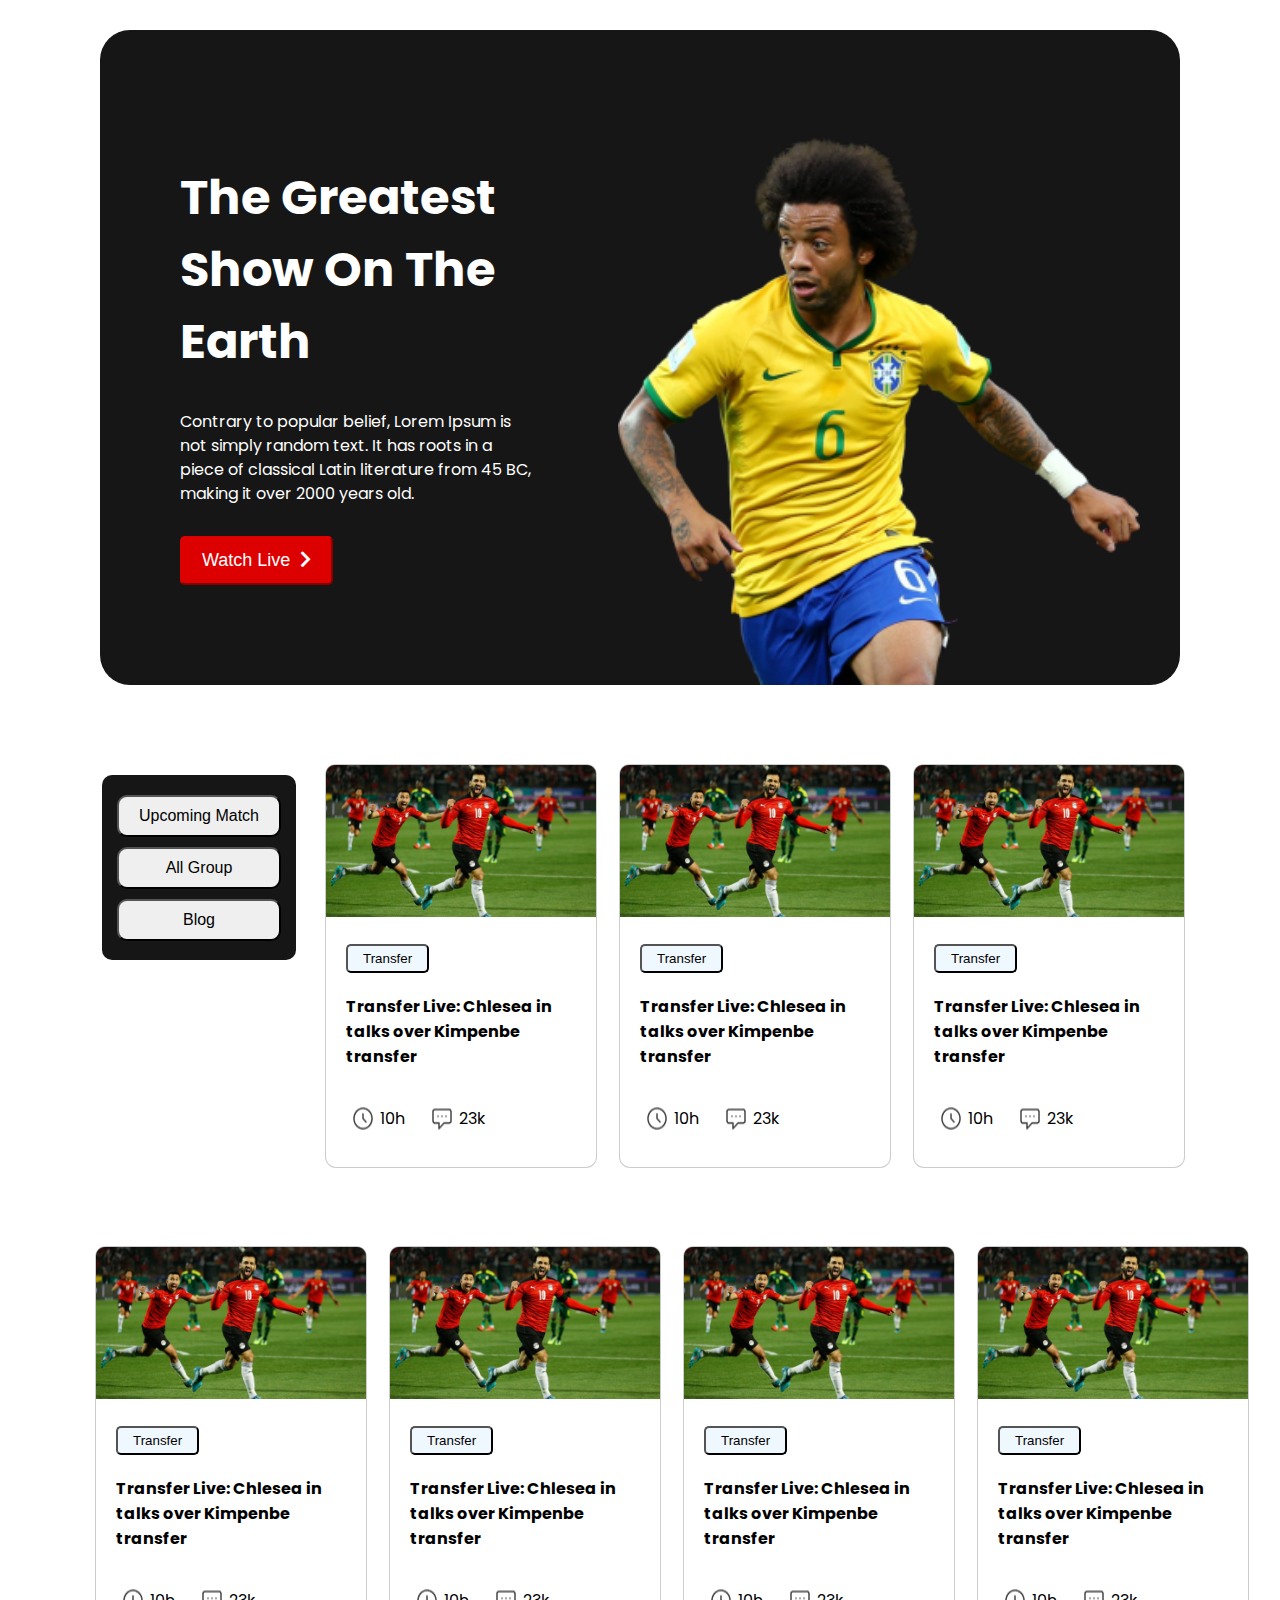
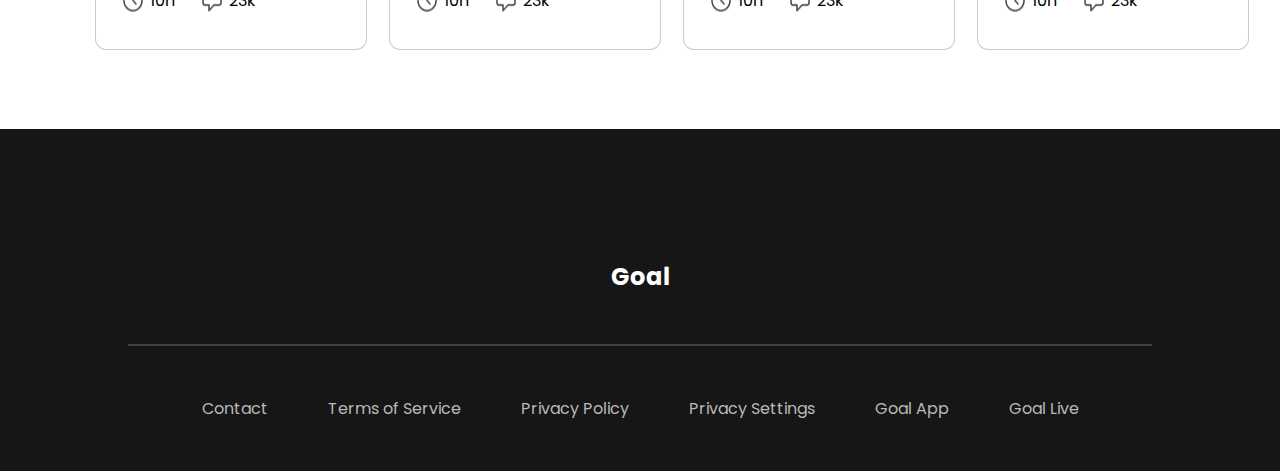
<file: index.html>
<!DOCTYPE html>
<html lang="en">
<head>
    <meta charset="UTF-8">
    <meta http-equiv="X-UA-Compatible" content="IE=edge">
    <meta name="viewport" content="width=device-width, initial-scale=1.0, minimum-scale=1">
    <link href="https://cdnjs.cloudflare.com/ajax/libs/font-awesome/5.13.0/css/all.min.css" rel="stylesheet">
    <link rel="preconnect" href="https://fonts.googleapis.com">
    <link rel="preconnect" href="https://fonts.gstatic.com" crossorigin>
    <link href="https://fonts.googleapis.com/css2?family=Poppins:wght@400;600&display=swap" rel="stylesheet">

    <title>World Cup</title>
    
    <link rel="stylesheet" href="style.css">
</head>


<body>

    <!--------------- HEADER ---------------->

    <header class="header">
        <div class="header__content">
            <h1 class="header__title">The Greatest <br> Show On The <br> Earth</h1>
            <p>Contrary to popular belief, Lorem Ipsum is not simply
                random text. It has roots in a piece of classical Latin literature
                from 45 BC, making it over 2000 years old.</p>
                <button class="CTA">Watch Live<i class="fas fa-chevron-right"></i></button>
        </div>
        <div class="header__img">
            <img src="assets/images/Banner Image.png" alt="" height="550px">
        </div>
    </header>
    
    
    <!--------------- BLOGS ---------------->

    

    <section class="blogs">

        <div class="sidebar">
            <button>Upcoming Match</button>
            <button>All Group</button>
            <button>Blog</button>
        </div>

        

        <div class="articles">
            <img src="assets/images/Blog Image.png" alt="">
    
            <div class="article__content">
                <button class="transfer">Transfer</button>
                <h4>Transfer Live: Chlesea in talks over Kimpenbe transfer</h4>
    
                <div class="article__info">
    
                        <img src="assets/images/Time Icon.png" alt="">
                        <p>10h</p>
                    
    
                  
                        <img src="assets/images/Chat Icon.png" alt="">
                        <p>23k</p>
                    
                </div>  
            </div>
        </div>

        <div class="articles">
            <img src="assets/images/Blog Image.png" alt="">
    
            <div class="article__content">
                <button class="transfer">Transfer</button>
                <h4>Transfer Live: Chlesea in talks over Kimpenbe transfer</h4>
                                                                                                                                                                                                      
                <div class="article__info">
    
                        <img src="assets/images/Time Icon.png" alt="">
                        <p>10h</p>
                    
    
                  
                        <img src="assets/images/Chat Icon.png" alt="">
                        <p>23k</p>
                    
                </div>  
            </div>
        </div>

        <div class="articles">
            <img src="assets/images/Blog Image.png" alt="">
    
            <div class="article__content">
                <button class="transfer">Transfer</button>
                <h4>Transfer Live: Chlesea in talks over Kimpenbe transfer</h4>
    
                <div class="article__info">
    
                        <img src="assets/images/Time Icon.png" alt="">
                        <p>10h</p>
                    
    
                  
                        <img src="assets/images/Chat Icon.png" alt="">
                        <p>23k</p>
                    
                </div>  
            </div>
        </div>

       
    </section>

    <section class="blogs">

        <div class="articles">
            <img src="assets/images/Blog Image.png" alt="">
    
            <div class="article__content">
                <button class="transfer">Transfer</button>
                <h4>Transfer Live: Chlesea in talks over Kimpenbe transfer</h4>
    
                <div class="article__info">
    
                        <img src="assets/images/Time Icon.png" alt="">
                        <p>10h</p>
                    
    
                  
                        <img src="assets/images/Chat Icon.png" alt="">
                        <p>23k</p>
                    
                </div>  
            </div>
        </div>


        <div class="articles">
            <img src="assets/images/Blog Image.png" alt="">
    
            <div class="article__content">
                <button class="transfer">Transfer</button>
                <h4>Transfer Live: Chlesea in talks over Kimpenbe transfer</h4>
    
                <div class="article__info">
    
                        <img src="assets/images/Time Icon.png" alt="">
                        <p>10h</p>
                    
    
                  
                        <img src="assets/images/Chat Icon.png" alt="">
                        <p>23k</p>
                    
                </div>  
            </div>
        </div>
        
        

        <div class="articles">
            <img src="assets/images/Blog Image.png" alt="">
    
            <div class="article__content">
                <button class="transfer">Transfer</button>
                <h4>Transfer Live: Chlesea in talks over Kimpenbe transfer</h4>
    
                <div class="article__info">
    
                        <img src="assets/images/Time Icon.png" alt="">
                        <p>10h</p>
                    
    
                  
                        <img src="assets/images/Chat Icon.png" alt="">
                        <p>23k</p>
                    
                </div>  
            </div>
        </div>

        <div class="articles">
            <img src="assets/images/Blog Image.png" alt="">
    
            <div class="article__content">
                <button class="transfer">Transfer</button>
                <h4>Transfer Live: Chlesea in talks over Kimpenbe transfer</h4>
    
                <div class="article__info">
    
                        <img src="assets/images/Time Icon.png" alt="">
                        <p>10h</p>
                    
    
                  
                        <img src="assets/images/Chat Icon.png" alt="">
                        <p>23k</p>
                    
                </div>  
            </div>
        </div>

        <!-- <button class="view">
            View All
        </button> -->

    </section>

    


    <!--------------- FOOTER ---------------->
    <footer>
        <h2>Goal</h2>
        <hr class="line">
        <div class="footer__list">
            <div class="list">
                Contact
            </div>
            <div class="list">
                Terms of Service 
            </div>
            <div class="list">
                Privacy Policy
            </div>
            <div class="list">
                Privacy Settings 
            </div>
            <div class="list">
                Goal App
            </div>
            <div class="list">
                Goal Live
            </div>
        </div>
    </footer>

</body>
</html>
</file>
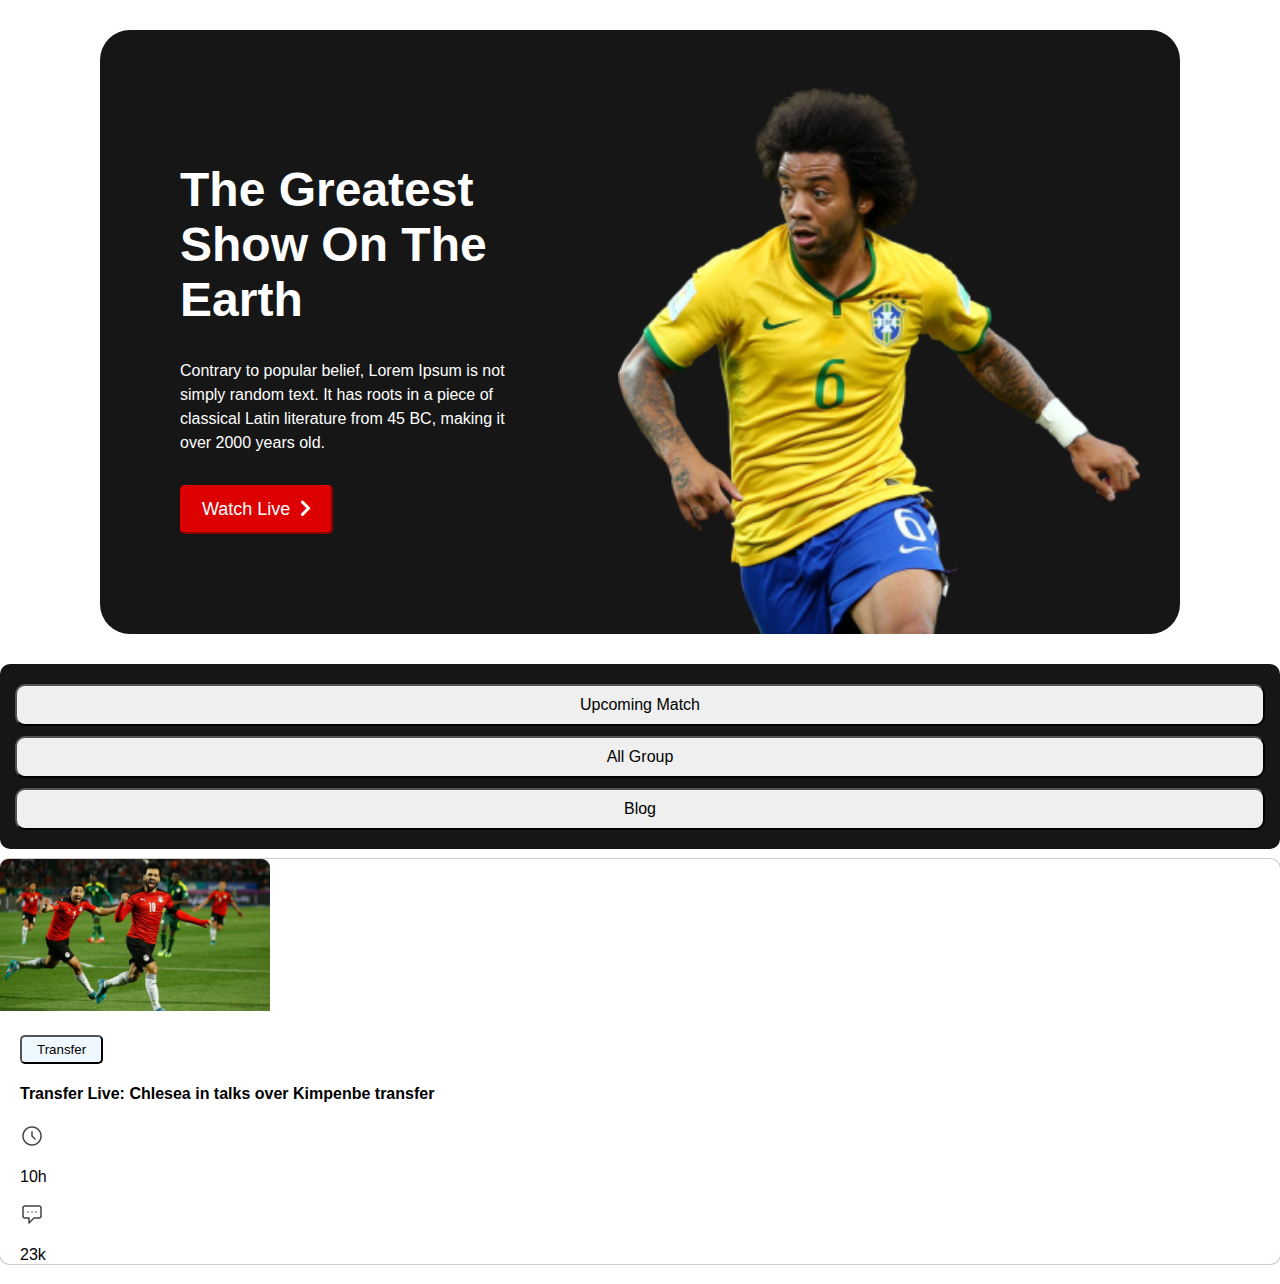
<file: website-2.html>
<!DOCTYPE html>
<html lang="en">
<head>
    <meta charset="UTF-8">
    <meta http-equiv="X-UA-Compatible" content="IE=edge">
    <meta name="viewport" content="width=device-width, initial-scale=1.0">
    <title>Website-2</title>
    <link href="https://cdnjs.cloudflare.com/ajax/libs/font-awesome/5.13.0/css/all.min.css" rel="stylesheet">
    <link rel="stylesheet" href="style.css">
</head>
<body>

 <header class="header">
        <div class="header__content">
            <h1 class="header__title">The Greatest <br> Show On The <br> Earth</h1>
            <p>Contrary to popular belief, Lorem Ipsum is not simply
                random text. It has roots in a piece of classical Latin literature
                from 45 BC, making it over 2000 years old.</p>
                <button class="CTA">Watch Live<i class="fas fa-chevron-right"></i></button>
        </div>
        <div class="header__img">
            <img src="assets/images/Banner Image.png" alt="" height="550px">
        </div>
    </header>

    <section class="second-blog">
        <div class="sidebar">
            <button class="match">Upcoming Match</button>
            <button class="group">All Group</button>
            <button class="blog">Blog</button>
        </div>

        <div class="articles">
            <img src="assets/images/Blog Image.png" alt="">
    
            <div class="article__content">
                <button class="transfer">Transfer</button>
                <h4>Transfer Live: Chlesea in talks over Kimpenbe transfer</h4>
    
                <div class="article">
    
                        <img src="assets/images/Time Icon.png" alt="">
                        <p>10h</p>
                    
    
                  
                        <img src="assets/images/Chat Icon.png" alt="">
                        <p>23k</p>
                    
                </div>  
            </div>
        </div>

    </section>
    
</body>
</html>
</file>
<file: style.css>
body{
    padding: 0%;
    margin: 0%;
    font-family: 'Poppins', sans-serif;;
}


/* ---------------- HEADER --------------- */

.header{
    display: flex;
    background-color: #161616;
    color: white;
    margin: 30px 100px;
    border-radius: 30px;
}

.header__title{
    font-size: 3rem;
}

.header__content{
    padding: 100px 80px;
    width: 50%;
}

.header__content > p{
    margin: 30px auto;
    line-height: 1.5;
}

.CTA{
    color: white;
    font-size: 18px;
    background-color: #DD0000;
    padding: 12px 20px;
    border-radius: 5px;
    border-color: #DD0000;
}

.CTA > i{
    margin-left: 10px;
}

.header__img{
    margin-right: 40px;
    display: flex;
    align-items: flex-end;
}

/* ---------------- SIDEBAR --------------- */

.blogs{
    width: 85%;
    display: grid;
    grid-template-columns: repeat(4, 1fr);
    gap: 1.5rem;
    margin: 80px auto;
}

.sidebar{
    display: flex;
    flex-direction: column;
    padding: 15px 10px;
    background-color: #161616;
    border-radius: 10px;
    margin: 10px auto;
    max-height: 155px;
}

.sidebar > button{
    font-size: 1rem;
    padding: 10px 20px;
    border-radius: 10px;
    margin: 5px;
    font-weight: 500;
}

.sidebar > button:hover{
    color: white;
    background-color: #DD0000;
}



/* --------------- ARTICLES -------------- */


.articles{
    box-shadow: 0px 0px 0px 1px rgba(0, 0, 0, .2);
    border-radius: 10px;
}

.articles:hover{
    box-shadow: 0px 0px 5px 1px rgba(0, 0, 0, .2);
    border-radius: 10px;
    transition: .3s;
}    


.article__info{
    display: flex;
    flex-direction: row;
    
}

.transfer{
    padding: 5px 15px;
    background-color: aliceblue;
    border-radius: 5px;
}

.article__content{
    margin: 20px;
}

.articles>img{
    max-width: 270px;
}

.article__info> img{
    margin: 15px 5px;
}

.article__info>p{
    margin-right: 20px;   
}



/* ---------------- FOOTER --------------- */

footer{
    background-color: #161616;
    color: white;
}

footer > h2{
    padding-top: 130px;
    display: flex;
    justify-content: center;
    font-size: 1.5rem;
}

.footer__list{
    display: flex;
    flex-wrap: wrap;
    justify-content: center;
    color: #B9B9B9;
}

.list{
    margin: 0 30px 50px 30px;
    padding: 50px auto;
}

.line {
    width: 80%;
    background-color: #424242;
    margin: 50px auto;
    height: 2px;
    border: none;
    font-weight: bold;

}

button{
    cursor: pointer;
}

/* ---------------- website-2 --------------- */











/* ----------------------------
         RESPONSIVE 
-----------------------------*/

@media screen and (max-width: 1200px){
    /*Tablets [601px -> 1200px]*/

    .blogs{
        display: flex;
        flex-direction: row;
    }

    /* .view{
        display: none;
    } */

}



@media screen and (max-width: 600px){
	/*Big smartphones [426px -> 600px]*/

    .header{
        margin: 10px;
        display: flex;
        flex-direction: column;
        text-align: center;
        border-radius: 25px;
    }

    .header__content{
        padding: 0px;
        margin: 10px auto;
        
    }

    .header__img{
        overflow: hidden;
        margin-left:  5%;
    }

    /* -------- BLOGS --------*/

    .sidebar{
        display: flex;
        flex-direction: row;
        background-color: white;
    }

    .sidebar> button{
        background-color: white;
    }

    .blogs>.articles{
        display: grid;
        grid-template-columns: repeat(2, 1fr);
    }

    .articles>img{
        width: 100%;
    }

    /* .view{
        display: visible;
    } */
}



@media screen and (max-width: 425px){
	/*Small smartphones [325px -> 425px]*/

    .header{
        margin: 10px;
        padding: auto;
        display: flex;
        flex-direction: column;
        text-align: center;
        justify-content: center;
        border-radius: 25px;
    }

    .header__content{
        padding: 0px 0px;
        margin: 10px auto;
        
    }

    .header__title{
        font-size: 2.5rem;
    }

    .header__title>p {
        text-overflow: ellipsis;
        height: 300px;
    }

    .header__img{
        overflow: hidden;
        margin-right: 0px;
    }
    

    /* BLOGS */

    .sidebar{
        margin: 0px 0px;
        background-color: white;
        display: flex;
        flex-direction: column;
    }

    .blogs{
        display: flex;
        flex-direction: column; 
    }

    .article__content{
        margin: 20px;
        width: 270px;
    }
   
    .articles> img{
        width: 270px;
    }

    /* .view{
        display: hidden;
    } */


    /* FOOTER */
    .footer__list{
        display: flex;
        flex-direction: column;
        text-align: center;
    }
    
    
}
</file>
